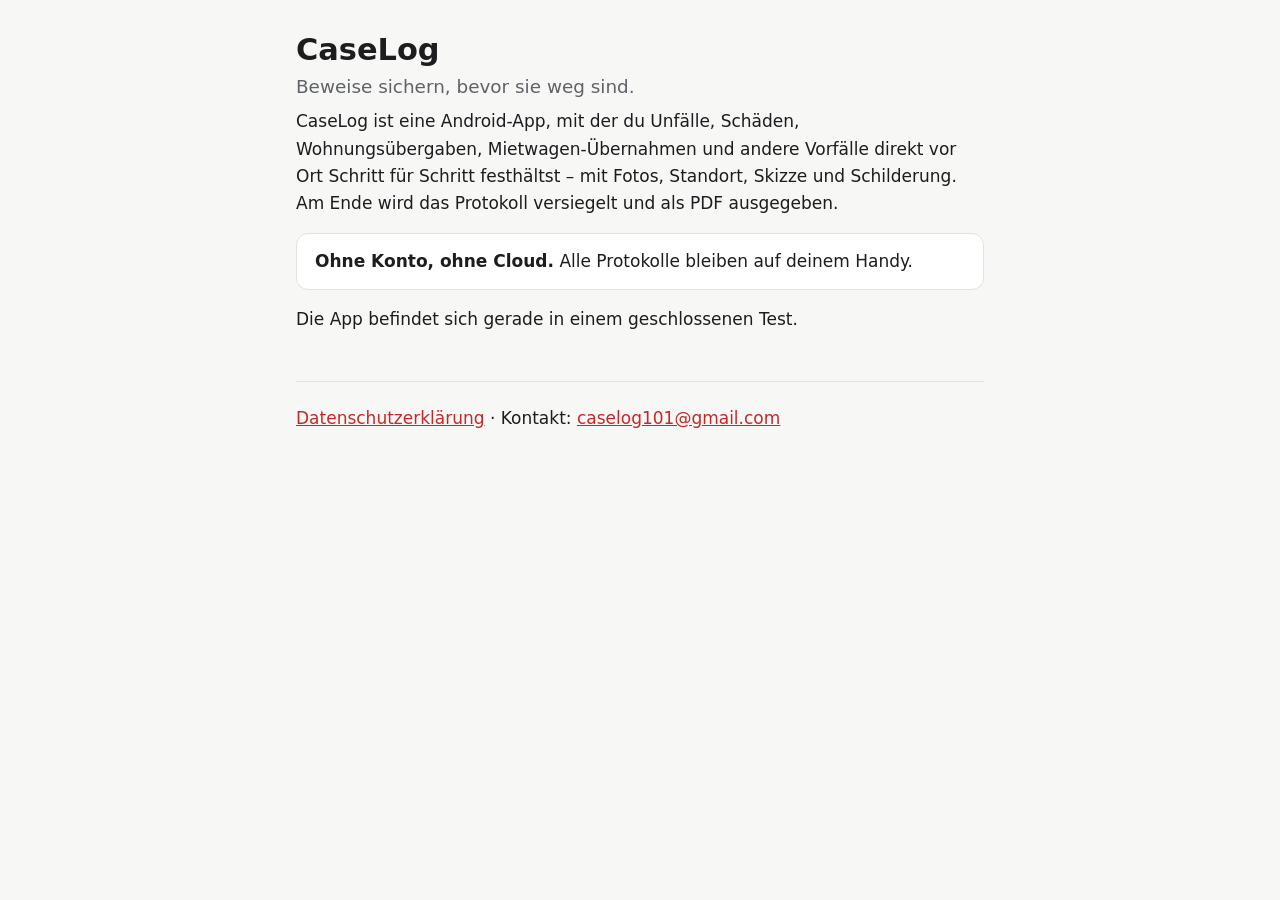
<file: index.html>
<!doctype html>
<html lang="de">
<head>
<meta charset="utf-8">
<meta name="viewport" content="width=device-width, initial-scale=1">
<title>CaseLog</title>
<link rel="stylesheet" href="style.css">
</head>
<body>
<main>
  <h1>CaseLog</h1>
  <p class="slogan">Beweise sichern, bevor sie weg sind.</p>

  <p>CaseLog ist eine Android-App, mit der du Unfälle, Schäden, Wohnungsübergaben, Mietwagen-Übernahmen und andere
  Vorfälle direkt vor Ort Schritt für Schritt festhältst – mit Fotos, Standort, Skizze und Schilderung. Am Ende wird
  das Protokoll versiegelt und als PDF ausgegeben.</p>

  <div class="box">
    <strong>Ohne Konto, ohne Cloud.</strong> Alle Protokolle bleiben auf deinem Handy.
  </div>

  <p>Die App befindet sich gerade in einem geschlossenen Test.</p>

  <footer>
    <p><a href="datenschutz.html">Datenschutzerklärung</a> · Kontakt:
    <a href="mailto:caselog101@gmail.com">caselog101@gmail.com</a></p>
  </footer>
</main>
</body>
</html>
</file>
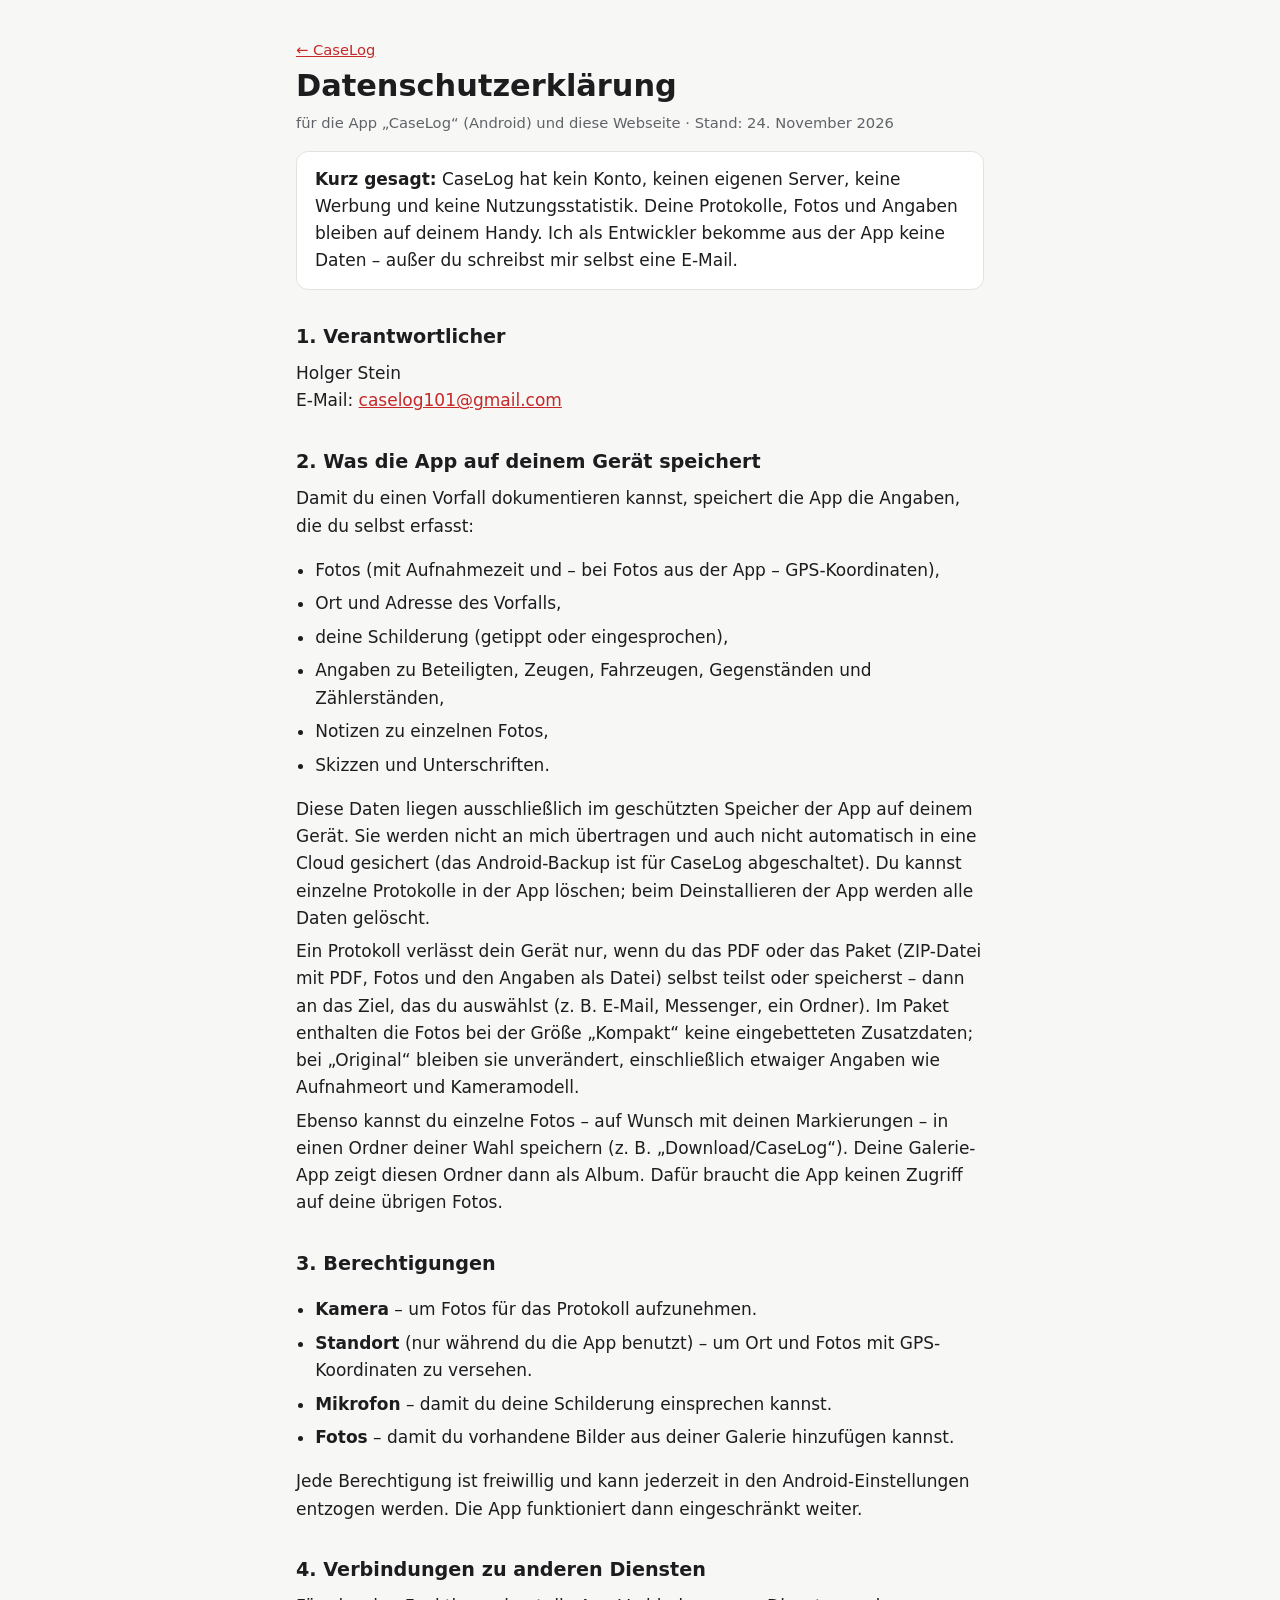
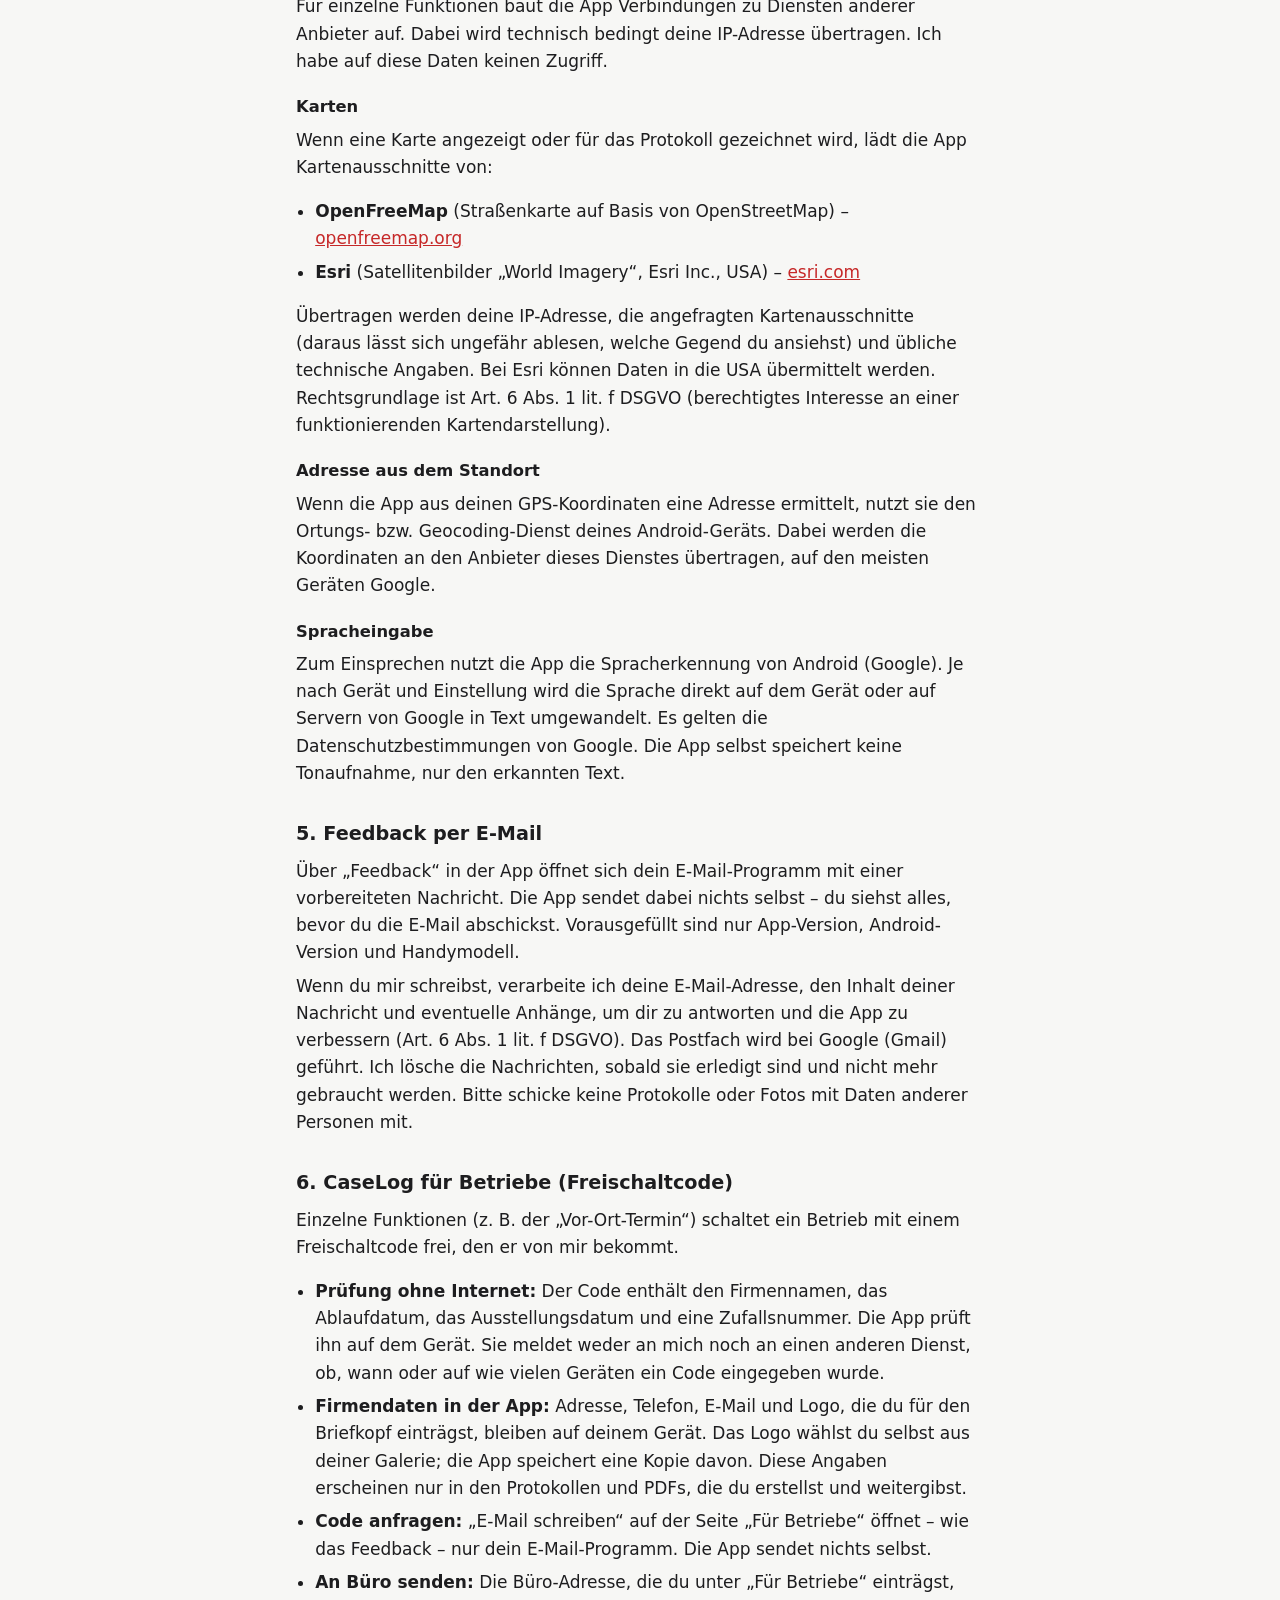
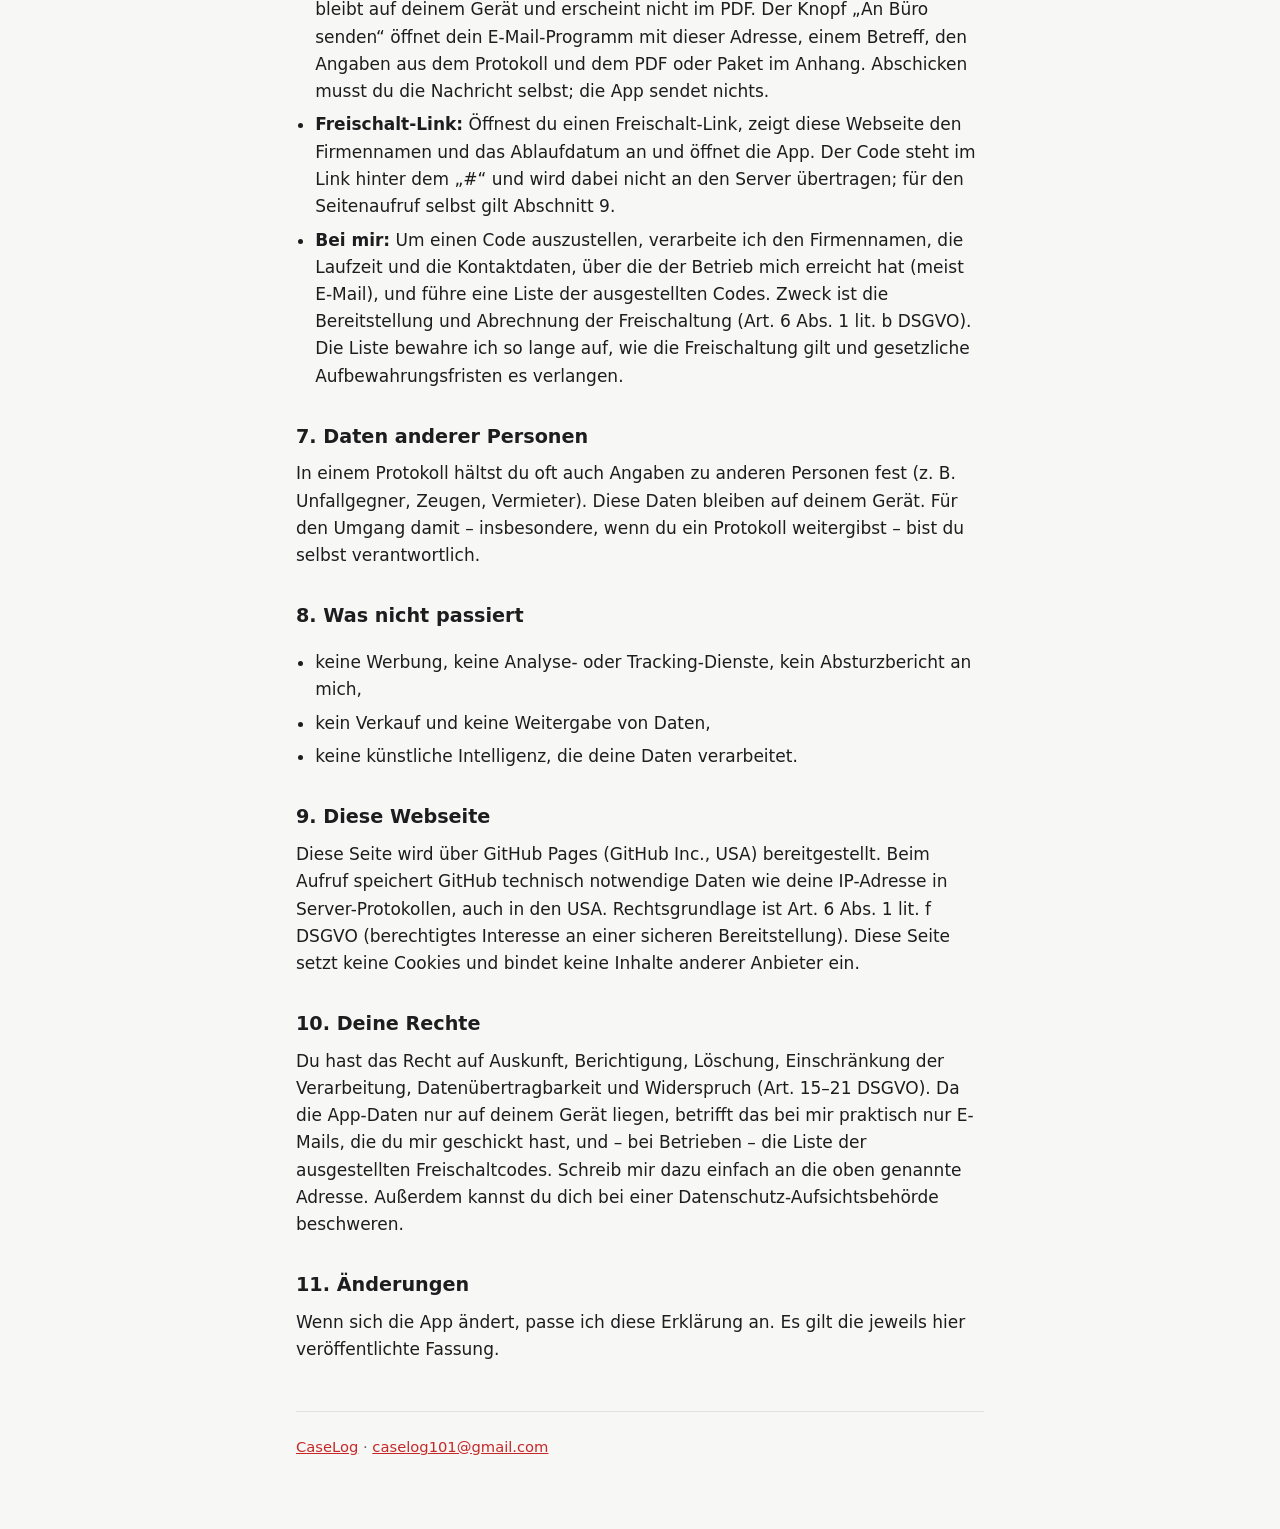
<file: datenschutz.html>
<!doctype html>
<html lang="de">
<head>
<meta charset="utf-8">
<meta name="viewport" content="width=device-width, initial-scale=1">
<title>Datenschutz – CaseLog</title>
<link rel="stylesheet" href="style.css">
</head>
<body>
<main>
  <p class="muted"><a href="index.html">← CaseLog</a></p>
  <h1>Datenschutzerklärung</h1>
  <p class="muted">für die App „CaseLog“ (Android) und diese Webseite · Stand: 24. November 2026</p>

  <div class="box">
    <strong>Kurz gesagt:</strong> CaseLog hat kein Konto, keinen eigenen Server, keine Werbung und keine
    Nutzungsstatistik. Deine Protokolle, Fotos und Angaben bleiben auf deinem Handy. Ich als Entwickler bekomme
    aus der App keine Daten – außer du schreibst mir selbst eine E-Mail.
  </div>

  <h2>1. Verantwortlicher</h2>
  <p>Holger Stein<br>
  E-Mail: <a href="mailto:caselog101@gmail.com">caselog101@gmail.com</a></p>

  <h2>2. Was die App auf deinem Gerät speichert</h2>
  <p>Damit du einen Vorfall dokumentieren kannst, speichert die App die Angaben, die du selbst erfasst:</p>
  <ul>
    <li>Fotos (mit Aufnahmezeit und – bei Fotos aus der App – GPS-Koordinaten),</li>
    <li>Ort und Adresse des Vorfalls,</li>
    <li>deine Schilderung (getippt oder eingesprochen),</li>
    <li>Angaben zu Beteiligten, Zeugen, Fahrzeugen, Gegenständen und Zählerständen,</li>
    <li>Notizen zu einzelnen Fotos,</li>
    <li>Skizzen und Unterschriften.</li>
  </ul>
  <p>Diese Daten liegen ausschließlich im geschützten Speicher der App auf deinem Gerät. Sie werden nicht an mich
  übertragen und auch nicht automatisch in eine Cloud gesichert (das Android-Backup ist für CaseLog abgeschaltet).
  Du kannst einzelne Protokolle in der App löschen; beim Deinstallieren der App werden alle Daten gelöscht.</p>
  <p>Ein Protokoll verlässt dein Gerät nur, wenn du das PDF oder das Paket (ZIP-Datei mit PDF, Fotos und den Angaben als Datei) selbst
  teilst oder speicherst – dann an das Ziel, das du auswählst (z. B. E-Mail, Messenger, ein Ordner). Im Paket
  enthalten die Fotos bei der Größe „Kompakt“ keine eingebetteten Zusatzdaten; bei „Original“ bleiben sie
  unverändert, einschließlich etwaiger Angaben wie Aufnahmeort und Kameramodell.</p>
  <p>Ebenso kannst du einzelne Fotos – auf Wunsch mit deinen Markierungen – in einen Ordner deiner Wahl speichern
  (z. B. „Download/CaseLog“). Deine Galerie-App zeigt diesen Ordner dann als Album. Dafür braucht die App keinen
  Zugriff auf deine übrigen Fotos.</p>

  <h2>3. Berechtigungen</h2>
  <ul>
    <li><strong>Kamera</strong> – um Fotos für das Protokoll aufzunehmen.</li>
    <li><strong>Standort</strong> (nur während du die App benutzt) – um Ort und Fotos mit GPS-Koordinaten zu versehen.</li>
    <li><strong>Mikrofon</strong> – damit du deine Schilderung einsprechen kannst.</li>
    <li><strong>Fotos</strong> – damit du vorhandene Bilder aus deiner Galerie hinzufügen kannst.</li>
  </ul>
  <p>Jede Berechtigung ist freiwillig und kann jederzeit in den Android-Einstellungen entzogen werden. Die App
  funktioniert dann eingeschränkt weiter.</p>

  <h2>4. Verbindungen zu anderen Diensten</h2>
  <p>Für einzelne Funktionen baut die App Verbindungen zu Diensten anderer Anbieter auf. Dabei wird technisch
  bedingt deine IP-Adresse übertragen. Ich habe auf diese Daten keinen Zugriff.</p>

  <h3>Karten</h3>
  <p>Wenn eine Karte angezeigt oder für das Protokoll gezeichnet wird, lädt die App Kartenausschnitte von:</p>
  <ul>
    <li><strong>OpenFreeMap</strong> (Straßenkarte auf Basis von OpenStreetMap) –
      <a href="https://openfreemap.org">openfreemap.org</a></li>
    <li><strong>Esri</strong> (Satellitenbilder „World Imagery“, Esri Inc., USA) –
      <a href="https://www.esri.com">esri.com</a></li>
  </ul>
  <p>Übertragen werden deine IP-Adresse, die angefragten Kartenausschnitte (daraus lässt sich ungefähr
  ablesen, welche Gegend du ansiehst) und übliche technische Angaben. Bei Esri können Daten in die USA
  übermittelt werden. Rechtsgrundlage ist Art. 6 Abs. 1 lit. f DSGVO (berechtigtes Interesse an einer
  funktionierenden Kartendarstellung).</p>

  <h3>Adresse aus dem Standort</h3>
  <p>Wenn die App aus deinen GPS-Koordinaten eine Adresse ermittelt, nutzt sie den Ortungs- bzw. Geocoding-Dienst
  deines Android-Geräts. Dabei werden die Koordinaten an den Anbieter dieses Dienstes übertragen, auf den meisten
  Geräten Google.</p>

  <h3>Spracheingabe</h3>
  <p>Zum Einsprechen nutzt die App die Spracherkennung von Android (Google). Je nach Gerät und Einstellung wird die
  Sprache direkt auf dem Gerät oder auf Servern von Google in Text umgewandelt. Es gelten die
  Datenschutzbestimmungen von Google. Die App selbst speichert keine Tonaufnahme, nur den erkannten Text.</p>

  <h2>5. Feedback per E-Mail</h2>
  <p>Über „Feedback“ in der App öffnet sich dein E-Mail-Programm mit einer vorbereiteten Nachricht. Die App sendet
  dabei nichts selbst – du siehst alles, bevor du die E-Mail abschickst. Vorausgefüllt sind nur App-Version,
  Android-Version und Handymodell.</p>
  <p>Wenn du mir schreibst, verarbeite ich deine E-Mail-Adresse, den Inhalt deiner Nachricht und eventuelle
  Anhänge, um dir zu antworten und die App zu verbessern (Art. 6 Abs. 1 lit. f DSGVO). Das Postfach wird bei Google
  (Gmail) geführt. Ich lösche die Nachrichten, sobald sie erledigt sind und nicht mehr gebraucht werden. Bitte
  schicke keine Protokolle oder Fotos mit Daten anderer Personen mit.</p>

  <h2>6. CaseLog für Betriebe (Freischaltcode)</h2>
  <p>Einzelne Funktionen (z. B. der „Vor-Ort-Termin“) schaltet ein Betrieb mit einem Freischaltcode frei, den er
  von mir bekommt.</p>
  <ul>
    <li><strong>Prüfung ohne Internet:</strong> Der Code enthält den Firmennamen, das Ablaufdatum, das
      Ausstellungsdatum und eine Zufallsnummer. Die App prüft ihn auf dem Gerät. Sie meldet weder an mich noch an
      einen anderen Dienst, ob, wann oder auf wie vielen Geräten ein Code eingegeben wurde.</li>
    <li><strong>Firmendaten in der App:</strong> Adresse, Telefon, E-Mail und Logo, die du für den Briefkopf
      einträgst, bleiben auf deinem Gerät. Das Logo wählst du selbst aus deiner Galerie; die App speichert eine
      Kopie davon. Diese Angaben erscheinen nur in den Protokollen und PDFs, die du erstellst und weitergibst.</li>
    <li><strong>Code anfragen:</strong> „E-Mail schreiben“ auf der Seite „Für Betriebe“ öffnet – wie das Feedback – nur dein
      E-Mail-Programm. Die App sendet nichts selbst.</li>
    <li><strong>An Büro senden:</strong> Die Büro-Adresse, die du unter „Für Betriebe“ einträgst, bleibt auf deinem
      Gerät und erscheint nicht im PDF. Der Knopf „An Büro senden“ öffnet dein E-Mail-Programm mit dieser Adresse,
      einem Betreff, den Angaben aus dem Protokoll und dem PDF oder Paket im Anhang. Abschicken musst du die
      Nachricht selbst; die App sendet nichts.</li>
    <li><strong>Freischalt-Link:</strong> Öffnest du einen Freischalt-Link, zeigt diese Webseite den Firmennamen
      und das Ablaufdatum an und öffnet die App. Der Code steht im Link hinter dem „#“ und wird dabei nicht an den
      Server übertragen; für den Seitenaufruf selbst gilt Abschnitt 9.</li>
    <li><strong>Bei mir:</strong> Um einen Code auszustellen, verarbeite ich den Firmennamen, die Laufzeit und die
      Kontaktdaten, über die der Betrieb mich erreicht hat (meist E-Mail), und führe eine Liste der ausgestellten
      Codes. Zweck ist die Bereitstellung und Abrechnung der Freischaltung (Art. 6 Abs. 1 lit. b DSGVO). Die Liste
      bewahre ich so lange auf, wie die Freischaltung gilt und gesetzliche Aufbewahrungsfristen es verlangen.</li>
  </ul>

  <h2>7. Daten anderer Personen</h2>
  <p>In einem Protokoll hältst du oft auch Angaben zu anderen Personen fest (z. B. Unfallgegner, Zeugen,
  Vermieter). Diese Daten bleiben auf deinem Gerät. Für den Umgang damit – insbesondere, wenn du ein Protokoll
  weitergibst – bist du selbst verantwortlich.</p>

  <h2>8. Was nicht passiert</h2>
  <ul>
    <li>keine Werbung, keine Analyse- oder Tracking-Dienste, kein Absturzbericht an mich,</li>
    <li>kein Verkauf und keine Weitergabe von Daten,</li>
    <li>keine künstliche Intelligenz, die deine Daten verarbeitet.</li>
  </ul>

  <h2>9. Diese Webseite</h2>
  <p>Diese Seite wird über GitHub Pages (GitHub Inc., USA) bereitgestellt. Beim Aufruf speichert GitHub technisch
  notwendige Daten wie deine IP-Adresse in Server-Protokollen, auch in den USA. Rechtsgrundlage ist Art. 6 Abs. 1
  lit. f DSGVO (berechtigtes Interesse an einer sicheren Bereitstellung). Diese Seite setzt keine Cookies und
  bindet keine Inhalte anderer Anbieter ein.</p>

  <h2>10. Deine Rechte</h2>
  <p>Du hast das Recht auf Auskunft, Berichtigung, Löschung, Einschränkung der Verarbeitung,
  Datenübertragbarkeit und Widerspruch (Art. 15–21 DSGVO). Da die App-Daten nur auf deinem Gerät liegen,
  betrifft das bei mir praktisch nur E-Mails, die du mir geschickt hast, und – bei Betrieben – die Liste der
  ausgestellten Freischaltcodes. Schreib mir dazu einfach an die oben
  genannte Adresse. Außerdem kannst du dich bei einer Datenschutz-Aufsichtsbehörde beschweren.</p>

  <h2>11. Änderungen</h2>
  <p>Wenn sich die App ändert, passe ich diese Erklärung an. Es gilt die jeweils hier veröffentlichte Fassung.</p>

  <footer>
    <p class="muted"><a href="index.html">CaseLog</a> · <a href="mailto:caselog101@gmail.com">caselog101@gmail.com</a></p>
  </footer>
</main>
</body>
</html>
</file>
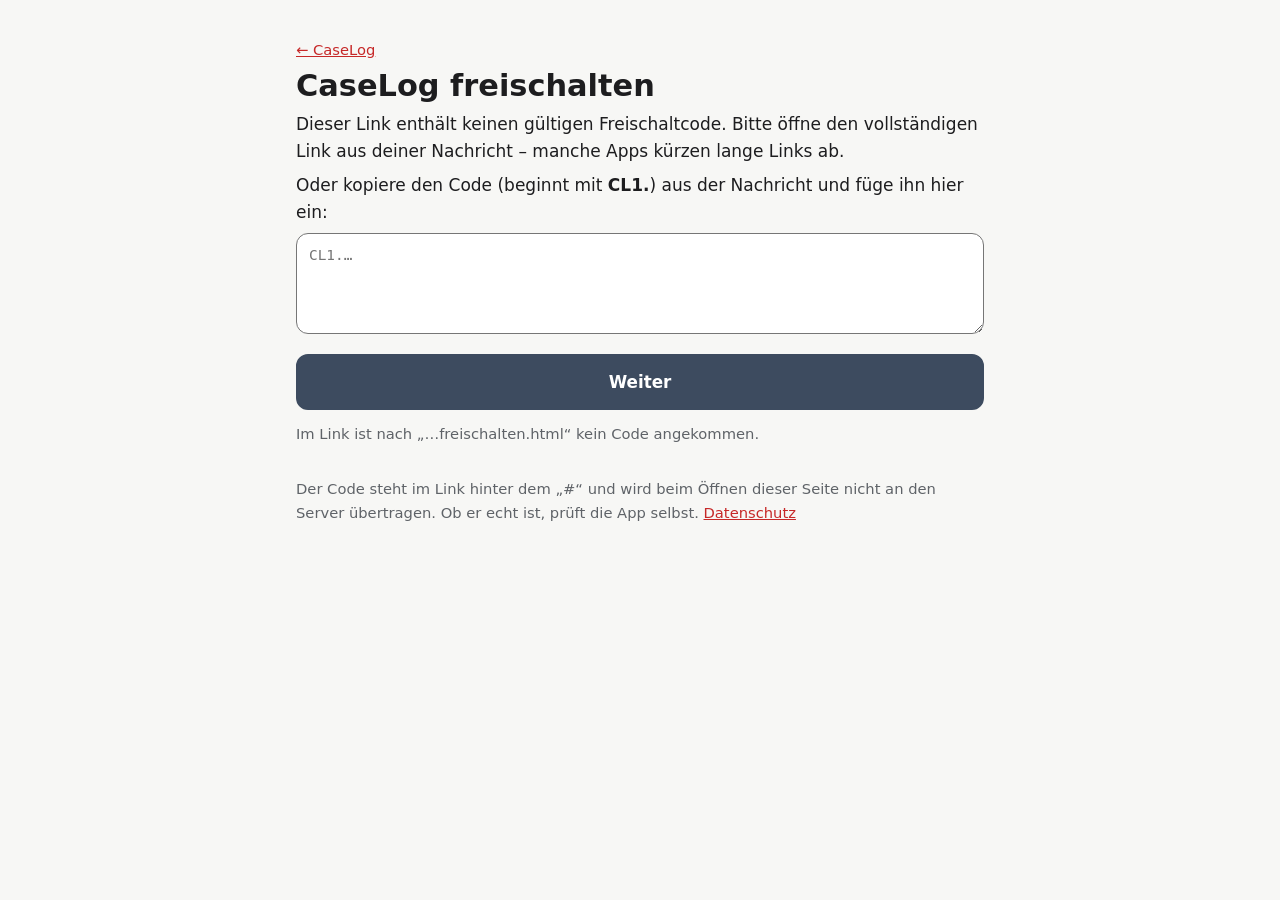
<file: freischalten.html>
<!doctype html>
<html lang="de">
<head>
<meta charset="utf-8">
<meta name="viewport" content="width=device-width, initial-scale=1">
<meta name="robots" content="noindex">
<meta name="referrer" content="no-referrer">
<title>Freischalten – CaseLog</title>
<link rel="stylesheet" href="style.css">
<style>
  .btn { display: block; width: 100%; padding: 16px; margin: 12px 0; border-radius: 12px; border: 2px solid #3D4B5F;
    background: #3D4B5F; color: #fff; font: 600 1.05rem/1.2 system-ui, -apple-system, Roboto, sans-serif; text-align: center;
    text-decoration: none; cursor: pointer; }
  .btn.secondary { background: transparent; color: var(--text); border-color: var(--muted); }
  .company { font-size: 1.4rem; font-weight: 600; margin: .2rem 0; }
  code { word-break: break-all; font-size: .8rem; color: var(--muted); }
  [hidden] { display: none !important; }
</style>
</head>
<body>
<main>
  <p class="muted"><a href="index.html">← CaseLog</a></p>
  <h1>CaseLog freischalten</h1>

  <section id="ok" hidden>
    <div class="box">
      <div class="muted">Vor-Ort-Termin für</div>
      <div class="company" id="company"></div>
      <div class="muted" id="until"></div>
    </div>
    <div id="other" hidden>
      <p>Am Computer geht das nicht: Öffne diesen Link bitte auf dem <strong>Android-Handy</strong>, auf dem
      CaseLog installiert ist – z. B. indem du die Nachricht dort antippst.</p>
    </div>
    <div id="android">
      <a class="btn" id="open" href="#">In CaseLog freischalten</a>
      <p class="muted">Die App fragt noch einmal nach, bevor sie etwas ändert.</p>
    </div>
    <button class="btn secondary" id="copy" type="button">Code kopieren</button>
    <p class="muted" id="copied" hidden>Kopiert. In CaseLog auf „Vor-Ort-Termin“ tippen und den Code einfügen.</p>
    <p class="muted">Falls der Knopf nicht funktioniert: Code kopieren, CaseLog öffnen, auf „Vor-Ort-Termin“ tippen und
    den Code dort einfügen.</p>
  </section>

  <section id="missing" hidden>
    <div class="box"><strong>CaseLog wurde auf diesem Handy nicht gefunden.</strong></div>
    <p>Installiere zuerst die App, die du bekommen hast (oder ihre neueste Version). Danach hier auf
    „Nochmal versuchen“ tippen.</p>
    <div id="missing-code" hidden>
      <a class="btn" id="retry" href="#">Nochmal versuchen</a>
      <button class="btn secondary" id="copy2" type="button">Code kopieren</button>
      <p class="muted" id="copied2" hidden>Kopiert. In CaseLog auf „Vor-Ort-Termin“ tippen und den Code einfügen.</p>
      <p class="muted">CaseLog ist doch installiert? Dann Code kopieren, CaseLog öffnen, auf „Vor-Ort-Termin“ tippen
      und den Code dort einfügen.</p>
    </div>
  </section>

  <section id="empty" hidden>
    <p>Dieser Link enthält keinen gültigen Freischaltcode. Bitte öffne den vollständigen Link aus deiner Nachricht –
    manche Apps kürzen lange Links ab.</p>
    <p>Oder kopiere den Code (beginnt mit <strong>CL1.</strong>) aus der Nachricht und füge ihn hier ein:</p>
    <form id="paste-form">
      <textarea id="paste" rows="4" autocomplete="off" autocapitalize="off" spellcheck="false"
        style="width:100%; box-sizing:border-box; padding:12px; border-radius:12px; font: .9rem/1.3 monospace;"
        placeholder="CL1.…"></textarea>
      <button class="btn" type="submit">Weiter</button>
    </form>
    <p class="muted" id="paste-error" hidden>Das ist kein vollständiger Freischaltcode. Bitte den ganzen Code kopieren.</p>
    <p class="muted" id="received"></p>
  </section>

  <p class="muted" style="margin-top:2rem">Der Code steht im Link hinter dem „#“ und wird beim Öffnen dieser Seite nicht
  an den Server übertragen. Ob er echt ist, prüft die App selbst.
  <a href="datenschutz.html">Datenschutz</a></p>
</main>
<script>
(function () {
  var show = function (id) { document.getElementById(id).hidden = false; };
  var params = new URLSearchParams(location.search);
  var dev = params.has('dev');
  var page = location.origin + location.pathname;
  // Den Code tolerant suchen: normalerweise hinter dem „#“, aber manche Apps kodieren das „#“ um,
  // hängen etwas an oder brechen den Link um. Gesucht wird darum überall in der Adresse.
  var findCode = function (text) {
    var decoded = text;
    try { decoded = decodeURIComponent(text); } catch (e) { /* roh weiterverwenden */ }
    var m = decoded.replace(/\s+/g, '').match(/CL1\.[A-Za-z0-9_-]+\.[A-Za-z0-9_-]+/);
    return m ? m[0] : '';
  };
  var code = findCode(location.hash.slice(1)) || findCode(location.search + location.hash);
  // Eingefügter Code landet im „#“ → Seite neu aufbauen.
  window.addEventListener('hashchange', function () { location.reload(); });

  var copyButton = function (buttonId, doneId) {
    document.getElementById(buttonId).addEventListener('click', function () {
      var done = function () { document.getElementById(doneId).hidden = false; };
      if (navigator.clipboard && navigator.clipboard.writeText) {
        navigator.clipboard.writeText(code).then(done, function () { window.prompt('Code kopieren:', code); });
      } else {
        window.prompt('Code kopieren:', code);
      }
    });
  };

  // Rückfall aus der App-Weiterleitung: App nicht gefunden. Der Code steht weiter hinter dem „#“,
  // damit man nach dem Installieren nicht von vorn anfangen muss.
  if (params.has('fehlt')) {
    show('missing');
    if (code) {
      show('missing-code');
      document.getElementById('retry').href = page + (dev ? '?dev' : '') + '#' + encodeURIComponent(code);
      copyButton('copy2', 'copied2');
    }
    return;
  }

  var parts = code.split('.');
  var payload = null;
  try {
    if (parts.length === 3 && parts[0] === 'CL1') {
      var b64 = parts[1].replace(/-/g, '+').replace(/_/g, '/');
      var bin = atob(b64 + '==='.slice((b64.length + 3) % 4));
      payload = JSON.parse(new TextDecoder().decode(Uint8Array.from(bin, function (c) { return c.charCodeAt(0); })));
    }
  } catch (e) { payload = null; }
  if (!payload || typeof payload.f !== 'string') {
    show('empty');
    // Hilft bei der Fehlersuche: Wie viel ist vom Link angekommen?
    var raw = location.hash.slice(1);
    document.getElementById('received').textContent = raw
      ? 'Im Link angekommen: ' + raw.length + ' Zeichen nach dem „#“ (ein vollständiger Code hat meist über 200).'
      : 'Im Link ist nach „…freischalten.html“ kein Code angekommen.';
    document.getElementById('paste-form').addEventListener('submit', function (ev) {
      ev.preventDefault();
      var pasted = findCode(document.getElementById('paste').value);
      if (!pasted) { document.getElementById('paste-error').hidden = false; return; }
      location.hash = encodeURIComponent(pasted);
    });
    return;
  }

  show('ok');
  document.getElementById('company').textContent = payload.f;
  if (/^\d{4}-\d{2}-\d{2}$/.test(payload.b)) {
    var d = payload.b.split('-');
    document.getElementById('until').textContent = 'gültig bis ' + d[2] + '.' + d[1] + '.' + d[0];
  }

  // Android erkennen – auch im Modus „Desktop-Website“, in dem Chrome sich als Linux-PC ausgibt.
  var ua = navigator.userAgent;
  var uaPlatform = (navigator.userAgentData && navigator.userAgentData.platform) || '';
  var isAndroid = /Android/i.test(ua) || /Android/i.test(uaPlatform) ||
    (/Linux/i.test(ua) && !/CrOS/i.test(ua) && navigator.maxTouchPoints > 0);

  // Der Knopf ist immer da (auch wenn die Erkennung danebenliegt); am Computer kommt nur ein Hinweis dazu.
  if (!isAndroid) show('other');
  // ?dev: Entwickler-Version (Schema crashlog-dev); sonst die veröffentlichte App.
  var fallback = page + '?fehlt' + (dev ? '&dev' : '') + '#' + encodeURIComponent(code);
  var intent = 'intent://freischalten?code=' + encodeURIComponent(code) + '#Intent;scheme=' +
    (dev ? 'crashlog-dev' : 'crashlog;package=de.caselog.app') +
    ';S.browser_fallback_url=' + encodeURIComponent(fallback) + ';end';
  document.getElementById('open').href = intent;

  copyButton('copy', 'copied');
})();
</script>
</body>
</html>
</file>
<file: style.css>
:root {
  --bg: #f7f7f5; --surface: #ffffff; --text: #1d1d1f; --muted: #5f6368;
  --accent: #c62828; --border: #e2e2de; --mark: #fff3c4;
}
@media (prefers-color-scheme: dark) {
  :root { --bg: #151515; --surface: #1f1f1f; --text: #ececec; --muted: #a3a3a3;
          --accent: #ef5350; --border: #333; --mark: #5a4a00; }
}
* { box-sizing: border-box; }
body { margin: 0; background: var(--bg); color: var(--text);
  font: 17px/1.6 system-ui, -apple-system, "Segoe UI", Roboto, sans-serif; }
main { max-width: 720px; margin: 0 auto; padding: 32px 16px 64px; }
h1 { font-size: 1.9rem; line-height: 1.2; margin: 0 0 4px; }
h2 { font-size: 1.2rem; margin: 2rem 0 .5rem; }
h3 { font-size: 1.02rem; margin: 1.2rem 0 .3rem; }
p, li { margin: .4rem 0; }
ul { padding-left: 1.2rem; }
a { color: var(--accent); }
.muted { color: var(--muted); font-size: .92rem; }
.box { background: var(--surface); border: 1px solid var(--border); border-radius: 12px;
  padding: 14px 18px; margin: 1rem 0; }
.slogan { font-size: 1.15rem; color: var(--muted); margin-top: 0; }
mark { background: var(--mark); color: inherit; padding: 0 3px; }
footer { margin-top: 3rem; border-top: 1px solid var(--border); padding-top: 1rem; }
</file>
